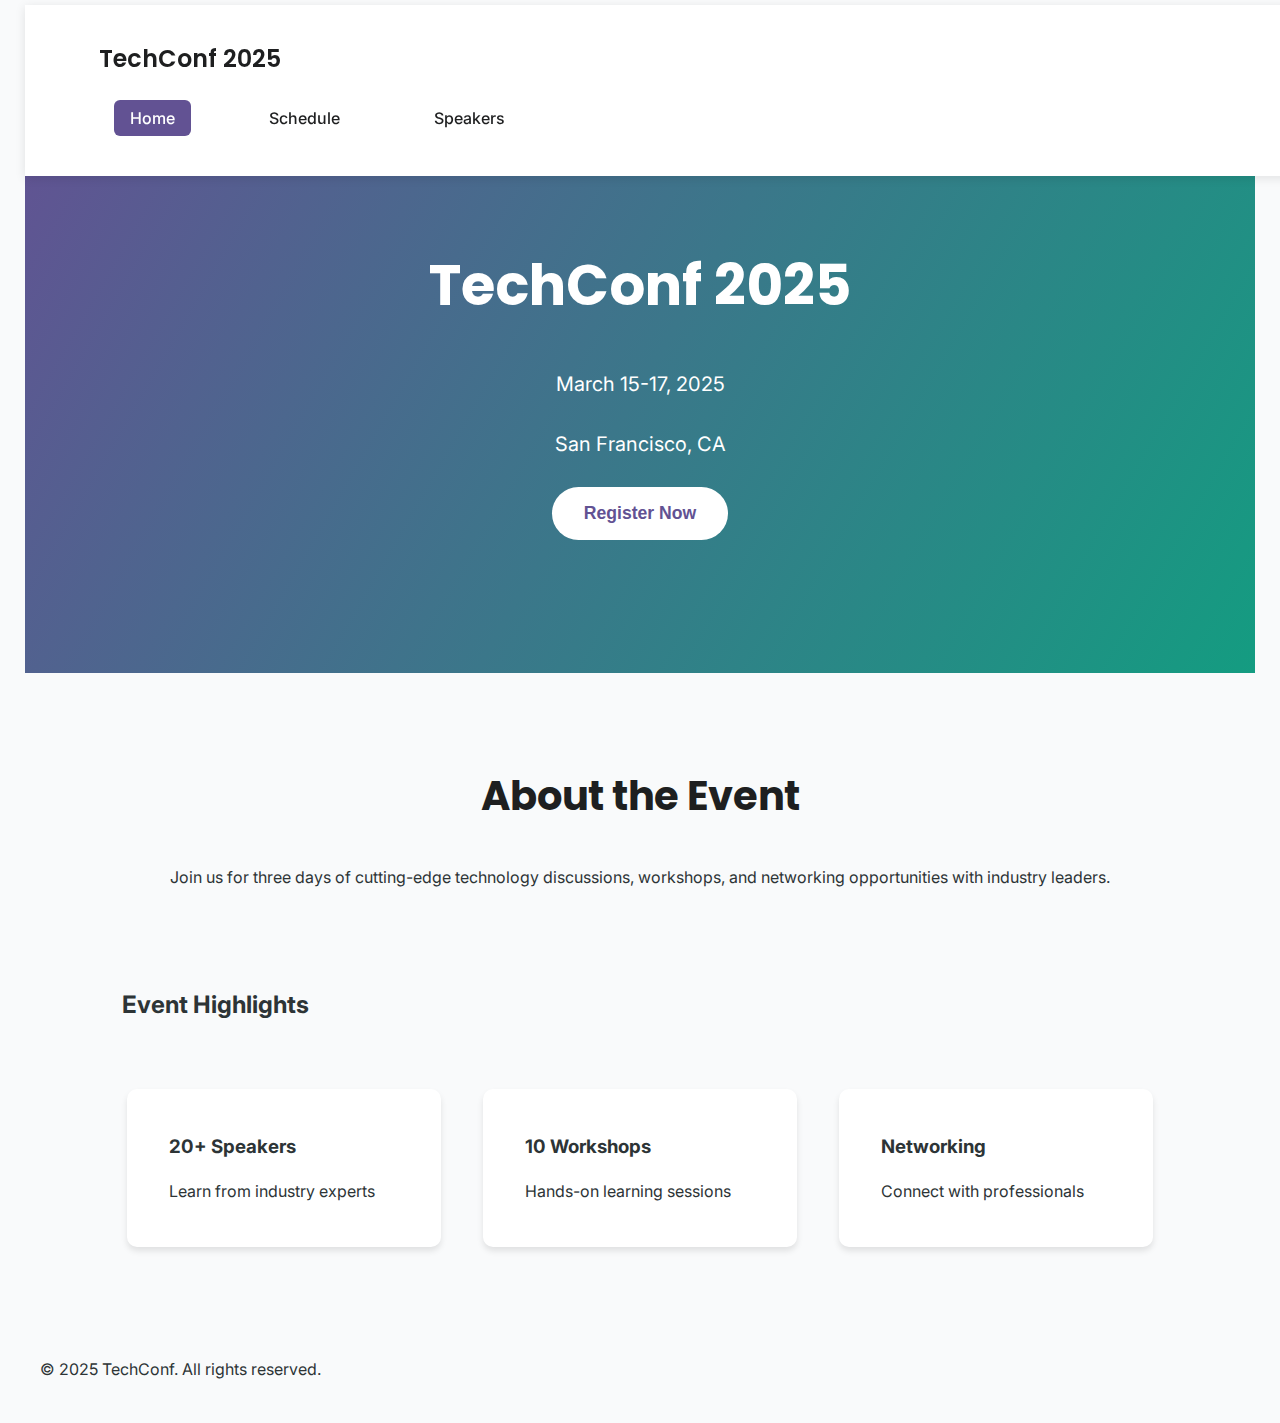
<file: frontend/index.html>
<!DOCTYPE html>
<html lang="en">
<head>
    <meta charset="UTF-8">
    <meta name="viewport" content="width=device-width, initial-scale=1.0">
    <meta name="description" content="TechConf 2025 - The Premier Tech Conference">
    <title>TechConf 2025 - Home</title>
    <link rel="preconnect" href="https://fonts.googleapis.com">
    <link rel="preconnect" href="https://fonts.gstatic.com" crossorigin>
    <link href="https://fonts.googleapis.com/css2?family=Poppins:wght@400;500;600;700&family=Inter:wght@400;500&display=swap" rel="stylesheet">
    <link rel="stylesheet" href="css/styles.css">
</head>
<body>
 
    <nav class="navbar">
        <div class="nav-brand">TechConf 2025</div>
        <ul class="nav-links">
            <li><a href="index.html" class="active">Home</a></li>
            <li><a href="schedule.html">Schedule</a></li>
            <li><a href="speakers.html">Speakers</a></li>
        </ul>
    </nav>

    <header class="hero">
        <h1>TechConf 2025</h1>
        <p class="date">March 15-17, 2025</p>
        <p class="location">San Francisco, CA</p>
        <button class="cta-button">Register Now</button>
    </header>

    <main>
        <section class="about">
            <h2>About the Event</h2>
            <p>Join us for three days of cutting-edge technology discussions, 
               workshops, and networking opportunities with industry leaders.</p>
        </section>

        <section class="highlights">
            <h2>Event Highlights</h2>
            <div class="highlights-grid">
                <div class="highlight-card">
                    <h3>20+ Speakers</h3>
                    <p>Learn from industry experts</p>
                </div>
                <div class="highlight-card">
                    <h3>10 Workshops</h3>
                    <p>Hands-on learning sessions</p>
                </div>
                <div class="highlight-card">
                    <h3>Networking</h3>
                    <p>Connect with professionals</p>
                </div>
            </div>
        </section>
    </main>

    <footer>
        <p>&copy; 2025 TechConf. All rights reserved.</p>
    </footer>
</body>
</html>
</file>
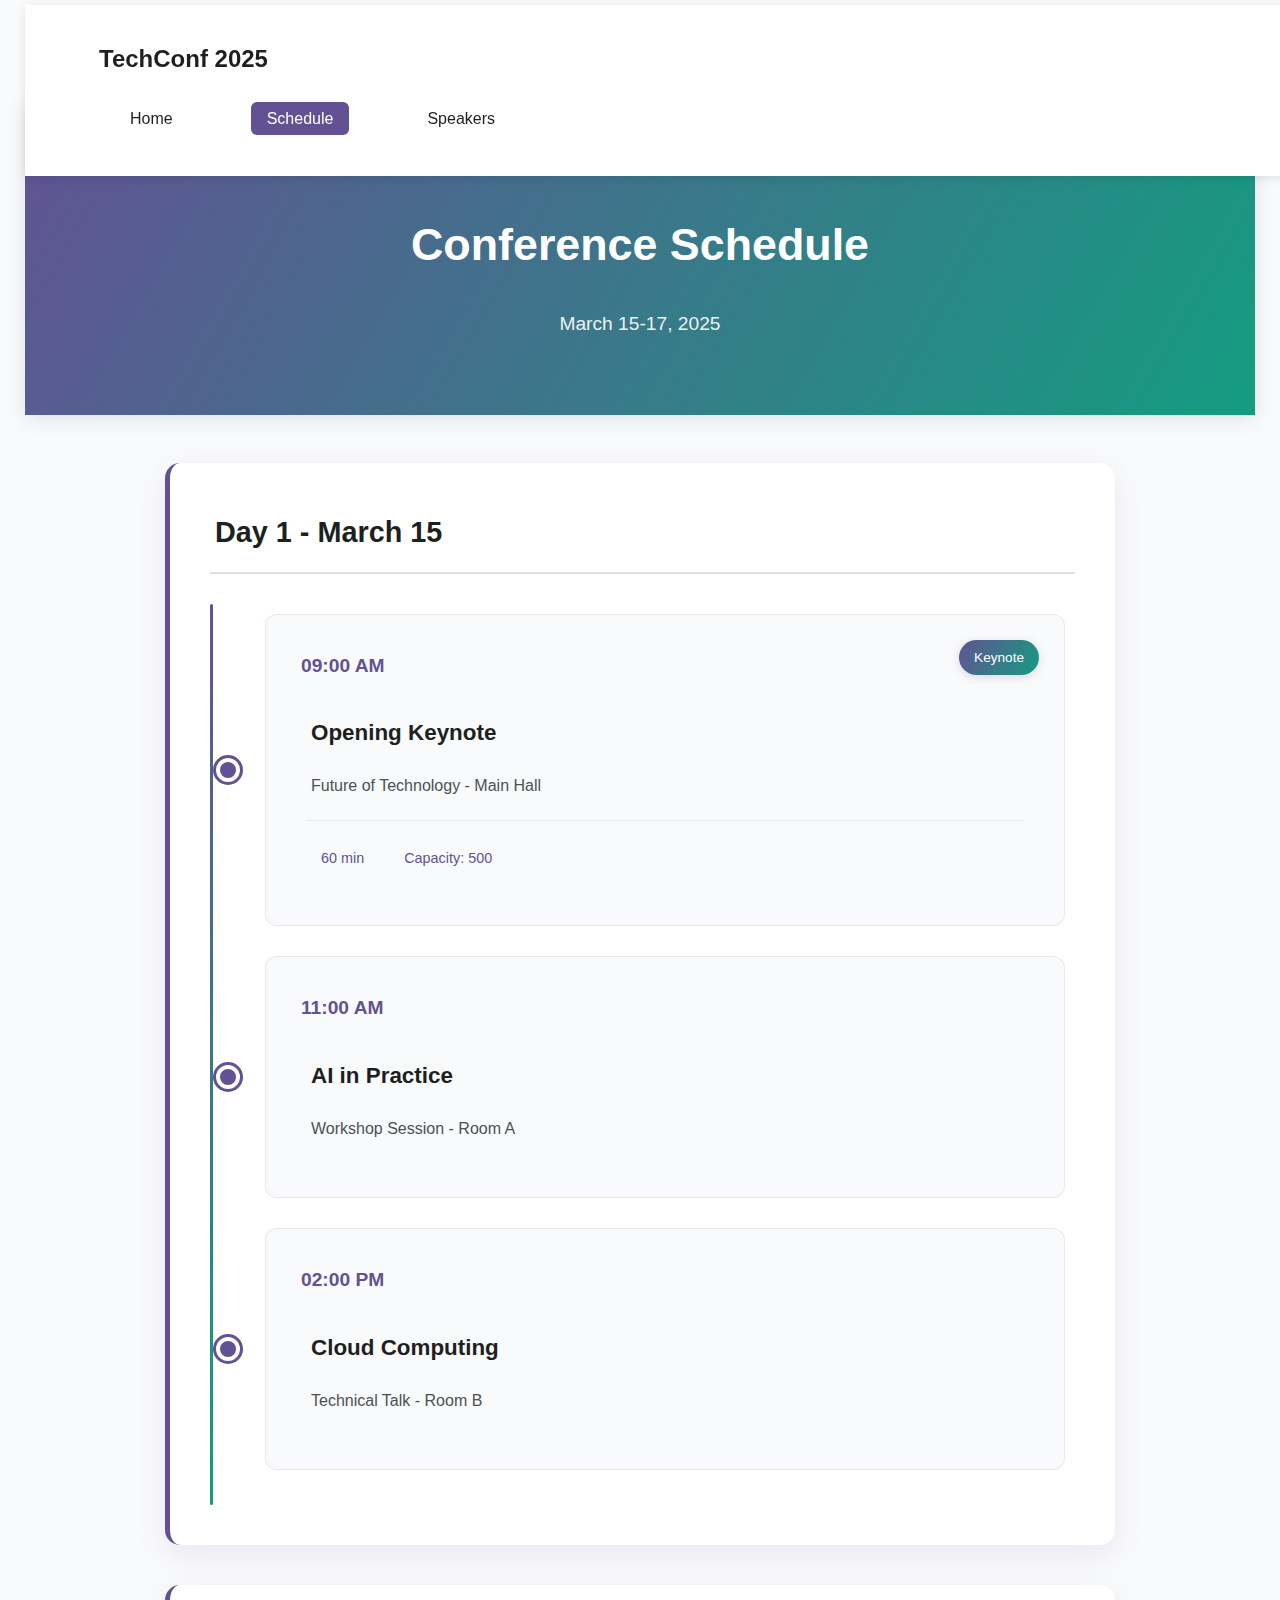
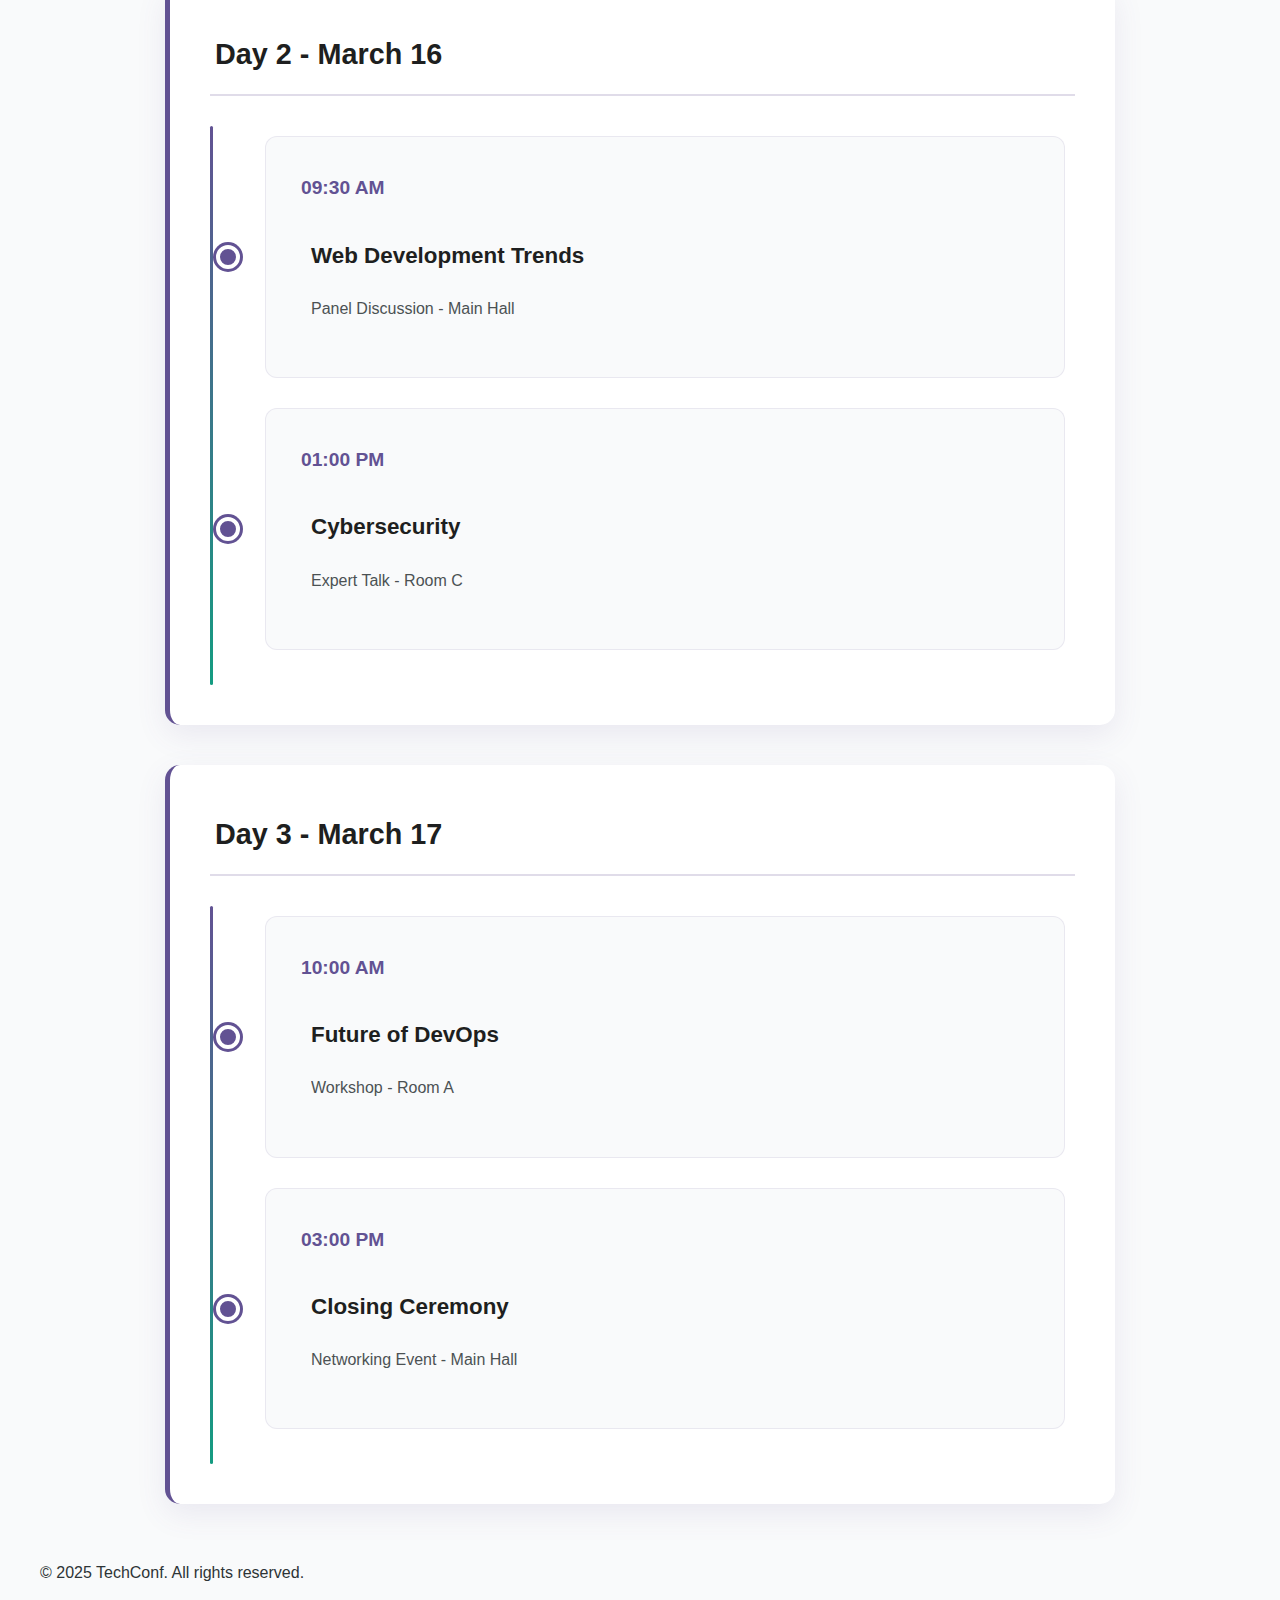
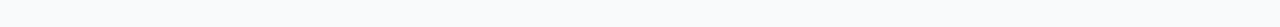
<file: frontend/schedule.html>
<!DOCTYPE html>
<html lang="en">
<head>
    <meta charset="UTF-8">
    <meta name="viewport" content="width=device-width, initial-scale=1.0">
    <meta name="description" content="TechConf 2025 Schedule - Event Timeline">
    <title>TechConf 2025 - Schedule</title>
    <link rel="stylesheet" href="css/styles.css">
</head>
<body>

    <nav class="navbar">
        <div class="nav-brand">TechConf 2025</div>
        <ul class="nav-links">
            <li><a href="index.html">Home</a></li>
            <li><a href="schedule.html" class="active">Schedule</a></li>
            <li><a href="speakers.html">Speakers</a></li>
        </ul>
    </nav>


    <header class="page-header">
        <h1>Conference Schedule</h1>
        <p>March 15-17, 2025</p>
    </header>

    <main class="schedule-container">
        <section class="schedule-day">
            <h2>Day 1 - March 15</h2>
            <div class="timeline">
                <div class="event-card" data-type="keynote">
                    <span class="event-badge">Keynote</span>
                    <time>09:00 AM</time>
                    <div class="event-content">
                        <h3>Opening Keynote</h3>
                        <p>Future of Technology - Main Hall</p>
                        <div class="event-details">
                            <span class="event-duration">60 min</span>
                            <span class="event-capacity">Capacity: 500</span>
                        </div>
                    </div>
                </div>

                <div class="event-card">
                    <time>11:00 AM</time>
                    <div class="event-content">
                        <h3>AI in Practice</h3>
                        <p>Workshop Session - Room A</p>
                    </div>
                </div>

                <div class="event-card">
                    <time>02:00 PM</time>
                    <div class="event-content">
                        <h3>Cloud Computing</h3>
                        <p>Technical Talk - Room B</p>
                    </div>
                </div>
            </div>
        </section>

        <section class="schedule-day">
            <h2>Day 2 - March 16</h2>
            <div class="timeline">
                <div class="event-card">
                    <time>09:30 AM</time>
                    <div class="event-content">
                        <h3>Web Development Trends</h3>
                        <p>Panel Discussion - Main Hall</p>
                    </div>
                </div>

                <div class="event-card">
                    <time>01:00 PM</time>
                    <div class="event-content">
                        <h3>Cybersecurity</h3>
                        <p>Expert Talk - Room C</p>
                    </div>
                </div>
            </div>
        </section>

        <section class="schedule-day">
            <h2>Day 3 - March 17</h2>
            <div class="timeline">
                <div class="event-card">
                    <time>10:00 AM</time>
                    <div class="event-content">
                        <h3>Future of DevOps</h3>
                        <p>Workshop - Room A</p>
                    </div>
                </div>

                <div class="event-card">
                    <time>03:00 PM</time>
                    <div class="event-content">
                        <h3>Closing Ceremony</h3>
                        <p>Networking Event - Main Hall</p>
                    </div>
                </div>
            </div>
        </section>
    </main>

    <!-- Footer -->
    <footer>
        <p>&copy; 2025 TechConf. All rights reserved.</p>
    </footer>
</body>
</html>
</file>
<file: frontend/css/styles.css>
:root {
    --primary: #1e1f20;
    --secondary: #625293;
    --accent: #149c81;
    --background: hsl(210, 17%, 98%);
    --text: #2D3436;
    --white: #FFFFFF;
    --gradient: linear-gradient(120deg, var(--secondary), var(--accent));
}


* {
    margin: 5px;
    padding: 5px;
    box-sizing: border-box;
}

body {
    font-family: 'Inter', sans-serif;
    line-height: 1.7;
    color: var(--text);
    background-color: var(--background);
}

.navbar {
    background-color: var(--white);
    padding: 1.5rem 5%;
    position: fixed;
    width: 100%;
    top: 0;
    z-index: 1000;
    box-shadow: 0 2px 10px rgba(0, 0, 0, 0.1);
}

.nav-brand {
    font-family: 'Poppins', sans-serif;
    font-weight: 600;
    font-size: 1.5rem;
    color: var(--primary);
}

.nav-links {
    display: flex;
    gap: 2rem;
    list-style: none;
}

.nav-links a {
    color: var(--primary);
    text-decoration: none;
    font-weight: 500;
    padding: 0.5rem 1rem;
    border-radius: 6px;
    transition: all 0.3s ease;
}

.nav-links a:hover,
.nav-links a.active {
    background: var(--secondary);
    color: var(--white);
}


.hero {
    margin-top: 80px;
    padding: 8rem 5%;
    text-align: center;
    background: var(--gradient);
    color: var(--white);
    position: relative;
    overflow: hidden;
}

.hero h1 {
    font-family: 'Poppins', sans-serif;
    font-size: 3.5rem;
    margin-bottom: 1.5rem;
    animation: fadeInUp 0.8s ease;
}

.hero p {
    font-size: 1.25rem;
    margin-bottom: 1rem;
    animation: fadeInUp 2s ease;
}

.cta-button {
    background: var(--white);
    color: var(--secondary);
    border: none;
    padding: 1rem 2rem;
    font-size: 1.1rem;
    font-weight: 600;
    border-radius: 30px;
    cursor: pointer;
    transition: transform 0.6s ease;
    animation: fadeInUp 1.2s ease;
}

.cta-button:hover {
    transform: translateY(-3px);
    box-shadow: 0 5px 15px rgba(0, 0, 0, 0.2);
}

/* Main Content */
main {
    max-width: 1200px;
    margin: 0 auto;
    padding: 4rem 5%;
}

.about {
    text-align: center;
    margin-bottom: 4rem;
}

.about h2 {
    font-family: 'Poppins', sans-serif;
    font-size: 2.5rem;
    margin-bottom: 1.5rem;
    color: var(--primary);
}

.highlights-grid {
    display: grid;
    grid-template-columns: repeat(auto-fit, minmax(250px, 1fr));
    gap: 2rem;
    margin-top: 3rem;
}

.highlight-card {
    background: var(--white);
    padding: 2rem;
    border-radius: 10px;
    box-shadow: 0 4px 6px rgba(0, 0, 0, 0.1);
    transition: transform 0.3s ease;
}

.highlight-card:hover {
    transform: translateY(-5px);
}

/* Schedule Page Styles */
.schedule-container {
    max-width: 1000px;
    margin: 2rem auto;
    padding: 0 20px;
    position: relative;
    z-index: 2;
}

.schedule-day {
    background: var(--white);
    border-radius: 15px;
    padding: 35px;
    margin-bottom: 40px;
    box-shadow: 0 10px 30px rgba(98, 82, 147, 0.1);
    transition: all 0.3s ease;
    border-left: 5px solid var(--secondary);
}

.schedule-day:hover {
    transform: translateY(-5px);
}

.schedule-day h2 {
    color: var(--primary);
    font-family: 'Poppins', sans-serif;
    font-size: 1.8rem;
    margin-bottom: 30px;
    padding-bottom: 15px;
    border-bottom: 2px solid rgba(98, 82, 147, 0.2);
}

.timeline {
    position: relative;
    padding-left: 50px;
}

.timeline::before {
    content: '';
    position: absolute;
    left: 0;
    top: 0;
    height: 100%;
    width: 3px;
    background: var(--gradient);
    border-radius: 3px;
}

.event-card {
    background: var(--background);
    border-radius: 12px;
    padding: 25px;
    margin-bottom: 30px;
    position: relative;
    transition: all 0.4s ease;
    border: 1px solid rgba(98, 82, 147, 0.1);
}

.event-card::before {
    content: '';
    position: absolute;
    left: -50px;
    top: 50%;
    transform: translateY(-50%);
    width: 16px;
    height: 16px;
    border-radius: 50%;
    background: var(--secondary);
    border: 4px solid var(--white);
    box-shadow: 0 0 0 3px var(--secondary);
    transition: all 0.3s ease;
}

.event-card:hover {
    transform: translateX(10px);
    box-shadow: 0 8px 25px rgba(98, 82, 147, 0.15);
}

.event-card:hover::before {
    background: var(--accent);
    box-shadow: 0 0 0 3px var(--accent);
}

.event-badge {
    position: absolute;
    right: 20px;
    top: 20px;
    padding: 6px 15px;
    border-radius: 20px;
    font-size: 0.85rem;
    font-weight: 500;
    background: var(--gradient);
    color: var(--white);
    box-shadow: 0 2px 10px rgba(98, 82, 147, 0.2);
}

.event-card time {
    color: var(--secondary);
    font-weight: 600;
    font-size: 1.2rem;
    display: block;
    margin-bottom: 12px;
    font-family: 'Poppins', sans-serif;
}

.event-content h3 {
    color: var(--primary);
    font-family: 'Poppins', sans-serif;
    font-size: 1.4rem;
    margin-bottom: 10px;
}

.event-content p {
    color: var(--text);
    opacity: 0.85;
    font-size: 1rem;
    margin-bottom: 15px;
}

.event-details {
    display: flex;
    gap: 20px;
    margin-top: 15px;
    padding-top: 15px;
    border-top: 1px solid rgba(98, 82, 147, 0.1);
}

.event-duration,
.event-capacity {
    font-size: 0.9rem;
    color: var(--secondary);
    display: flex;
    align-items: center;
    gap: 5px;
}

/* Schedule Page Specific Styles */
.page-header {
    background: var(--gradient);
    padding: 6rem 2rem 4rem;
    text-align: center;
    color: var(--white);
    margin-bottom: 3rem;
    box-shadow: 0 4px 20px rgba(0, 0, 0, 0.1);
    margin-top: 80px;
    position: relative;
    z-index: 1;
}

.page-header h1 {
    font-family: 'Poppins', sans-serif;
    font-size: 2.8rem;
    margin-bottom: 1rem;
    animation: fadeInUp 0.8s ease;
}

.page-header p {
    font-size: 1.2rem;
    opacity: 0.9;
    animation: fadeInUp 1s ease;
}

/* Animations */
@keyframes fadeInUp {
    from {
        opacity: 0;
        transform: translateY(25px);
    }
    to {
        opacity: 1;
        transform: translateY(0);
    }
}

/* Responsive Design */
@media (max-width: 768px) {
    .hero h1 {
        font-size: 2.5rem;
    }
    
    .nav-links {
        gap: 1rem;
    }
    
    .highlights-grid {
        grid-template-columns: 1fr;
    }

    .page-header {
        padding: 4rem 1rem 2rem;
    }

    .page-header h1 {
        font-size: 2rem;
    }

    .schedule-day {
        padding: 20px;
    }

    .timeline {
        padding-left: 30px;
    }

    .event-card::before {
        left: -30px;
    }

    .event-badge {
        position: static;
        display: inline-block;
        margin-bottom: 10px;
    }

    .event-details {
        flex-direction: column;
        gap: 10px;
    }

    /* Navigation adjustments */
    .navbar {
        padding: 1rem 3%;
    }
    
    .nav-links {
        gap: 0.5rem;
    }
    
    .nav-links a {
        padding: 0.4rem 0.8rem;
        font-size: 0.9rem;
    }

    /* Hero section adjustments */
    .hero {
        padding: 6rem 3%;
    }
    
    .hero h1 {
        font-size: 2.2rem;
        line-height: 1.2;
    }
    
    .hero p {
        font-size: 1.1rem;
        padding: 0 1rem;
    }

    /* Grid layouts */
    .highlights-grid {
        grid-template-columns: 1fr;
        gap: 1.5rem;
        padding: 0 1rem;
    }

    /* Schedule page adjustments */
    .page-header {
        padding: 5rem 1rem 3rem;
        margin-top: 60px;
    }

    .page-header h1 {
        font-size: 2rem;
        line-height: 1.2;
    }

    .page-header p {
        font-size: 1rem;
    }

    .schedule-container {
        margin: 1.5rem auto;
        padding: 0 15px;
    }

    .schedule-day {
        padding: 20px 15px;
        margin-bottom: 25px;
    }

    .schedule-day h2 {
        font-size: 1.5rem;
        margin-bottom: 20px;
    }

    .timeline {
        padding-left: 25px;
    }

    .event-card {
        padding: 20px 15px;
        margin-bottom: 20px;
    }

    .event-card::before {
        left: -25px;
        width: 12px;
        height: 12px;
        border-width: 3px;
    }

    .event-badge {
        position: static;
        display: inline-block;
        margin-bottom: 10px;
        font-size: 0.8rem;
    }

    .event-card time {
        font-size: 1rem;
        margin-bottom: 8px;
    }

    .event-content h3 {
        font-size: 1.2rem;
    }

    .event-content p {
        font-size: 0.9rem;
    }

    .event-details {
        flex-direction: column;
        gap: 8px;
        padding-top: 12px;
        margin-top: 12px;
    }

    .event-duration,
    .event-capacity {
        font-size: 0.8rem;
    }

    .speaker-profile {
        flex-direction: column;
        text-align: center;
    }

    .speaker-brief {
        margin-top: 1rem;
    }

    .speaker-info {
        text-align: center;
    }
}

/* Small mobile devices */
@media (max-width: 480px) {
    .nav-brand {
        font-size: 1.2rem;
    }

    .nav-links {
        gap: 0.3rem;
    }

    .nav-links a {
        padding: 0.3rem 0.6rem;
        font-size: 0.8rem;
    }

    .hero h1 {
        font-size: 1.8rem;
    }

    .cta-button {
        padding: 0.8rem 1.5rem;
        font-size: 1rem;
    }

    .event-card:hover {
        transform: translateX(5px);
    }
}

/* Speaker Styles */
.speakers-grid {
    display: grid;
    grid-template-columns: repeat(2, 1fr);
    gap: 2.6rem;
    padding: 3rem 0;
}

.speaker-card {
    background: var(--white);
    border-radius: 30px;
    padding: 3rem;
    box-shadow: 0 10px 30px rgba(56, 55, 58, 0.3);
    transition: transform 0.7s ease;
}

.speaker-card:hover {
    transform: translateY(-10px);
}

.speaker-card:last-child {
    grid-column: 1 / -1;
    max-width: 600px;
    margin: 0 auto;
}

.speaker-profile {
    display: flex;
    align-items: flex-start;
    gap: 1.5rem;
    margin-bottom: 2rem;
    flex-wrap: wrap;
}

.speaker-image {
    flex: 0 0 150px;
    height: 150px;
    border-radius: 5%;
    overflow: hidden;
    background: var(--gradient);
    border: 20px solid var(--secondary);
    box-shadow: 0 5px 15px rgba(98, 82, 147, 0.2);
}

.speaker-image img {
    width: 100%;
    height: 100%;
    object-fit: cover;
    transition: transform 0.3s ease;
}

.speaker-brief {
    flex: 1 1 250px;
    min-width: 0; /* Prevents flex item from overflowing */
}

.speaker-brief p {
    font-style: italic;
    color: var(--text);
    font-size: 0.95rem;
    line-height: 1.6;
    opacity: 0.9;
    word-wrap: break-word;
    overflow-wrap: break-word;
}

.speaker-brief p::before,
.speaker-brief p::after {
    content: '"';
    color: var(--secondary);
    font-size: 1.5rem;
    font-family: 'Georgia', serif;
}

.speaker-info {
    text-align: left;
    padding-top: 1rem;
    border-top: 1px solid rgba(98, 82, 147, 0.1);
}

.speaker-info h2 {
    color: var(--primary);
    font-family: 'Poppins', sans-serif;
    font-size: 1.4rem;
    margin-bottom: 0.5rem;
}

.speaker-info h3 {
    color: var(--secondary);
    font-size: 1rem;
    margin-bottom: 1rem;
}

.speaker-image {
    width: 250px;
    height: 200px;
    border-radius: 10%;
    overflow: hidden;
    margin: 0 auto 1.5rem;
    align-items: center;
    border: 4px solid var(--white);
    box-shadow: 0 5px 15px rgba(98, 82, 147, 0.2);
}

.speaker-image img {
    width: 100%;
    height: 100%;
    object-fit: cover;
    transition: transform 0.5s ease;
    border-radius: 45%;
} 

@media (max-width: 992px) {
    .speakers-grid {
        grid-template-columns: 1fr;
    }

    .speaker-card:last-child {
        max-width: 100%;
    }
}

@media (max-width: 768px) {
    .speaker-profile {
        flex-direction: column;
        align-items: center;
        text-align: center;
    }

    .speaker-image {
        margin-bottom: 1rem;
    }
}
</file>
